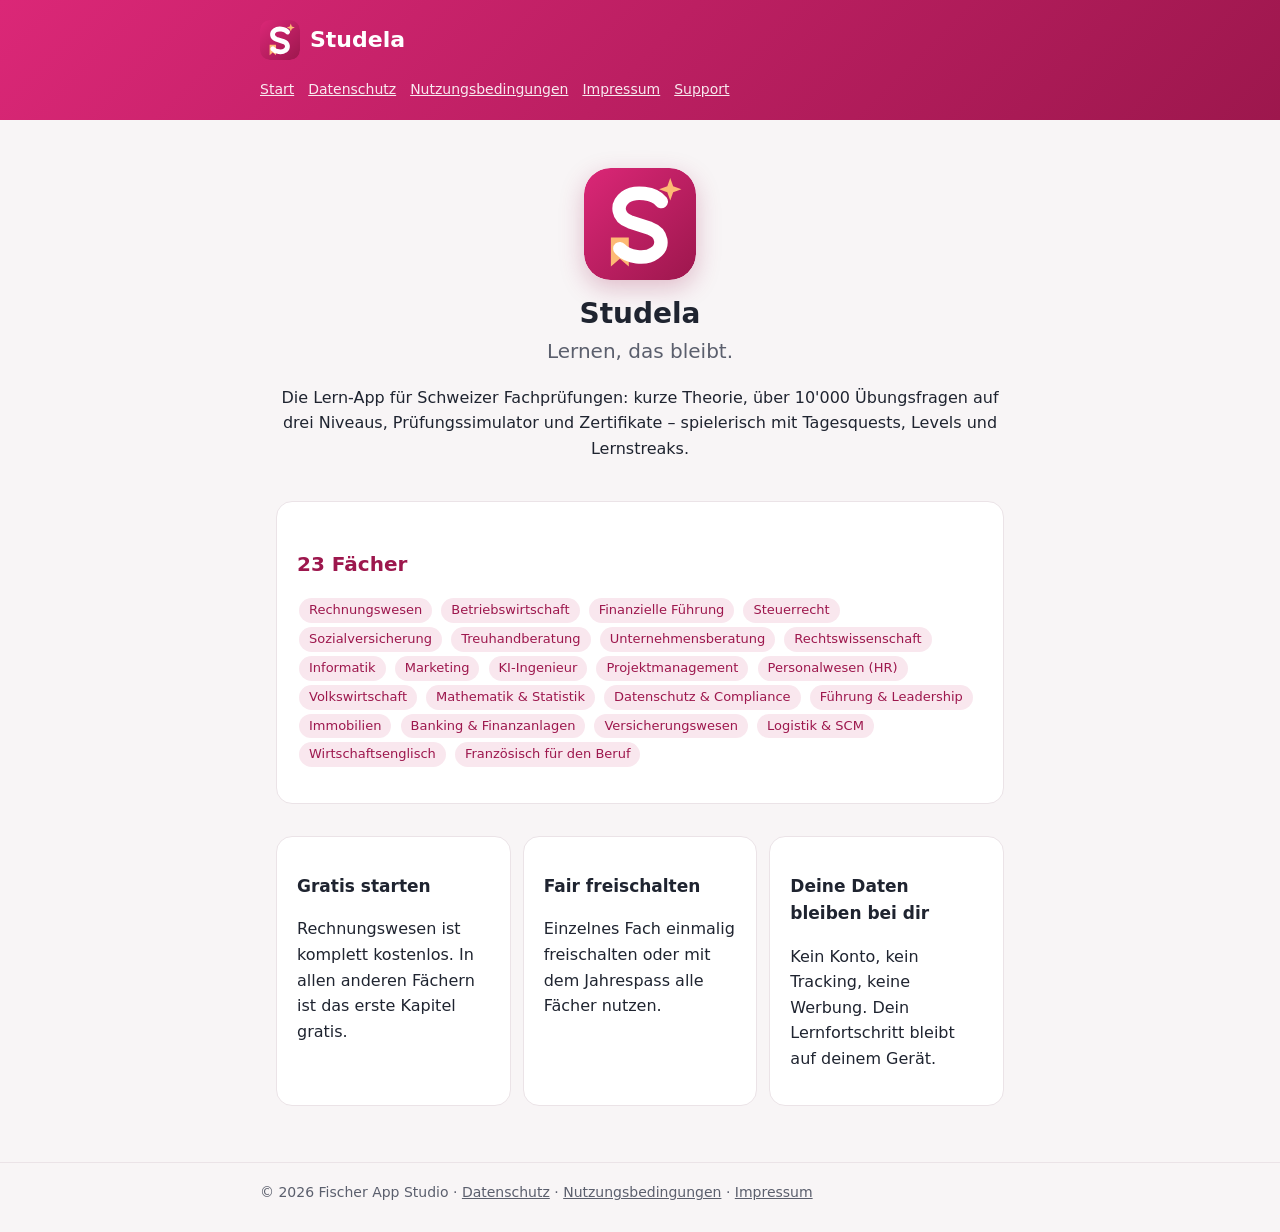
<file: index.html>
<!doctype html>
<html lang="de">
<head>
<meta charset="utf-8">
<meta name="viewport" content="width=device-width, initial-scale=1">
<title>Lernen für Schweizer Fachprüfungen – Studela</title>
<meta name="description" content="Studela – Lernen, das bleibt. Die Lern-App für Schweizer Fachprüfungen.">
<link rel="icon" href="logo.svg">
<link rel="stylesheet" href="style.css">
</head>
<body>
<header><div class="inner">
  <a class="brand" href="index.html"><img src="logo.svg" alt="">Studela</a>
  <nav><a href="index.html">Start</a><a href="datenschutz.html">Datenschutz</a><a href="nutzungsbedingungen.html">Nutzungsbedingungen</a><a href="impressum.html">Impressum</a><a href="support.html">Support</a></nav>
</div></header>
<main>

<section class="hero">
  <img src="logo.svg" alt="Studela Logo">
  <h1>Studela</h1>
  <p class="claim">Lernen, das bleibt.</p>
  <p>Die Lern-App für Schweizer Fachprüfungen: kurze Theorie, über 10'000 Übungsfragen auf drei Niveaus, Prüfungssimulator und Zertifikate – spielerisch mit Tagesquests, Levels und Lernstreaks.</p>
</section>
<div class="card">
  <h2>23 Fächer</h2>
  <p><span class="pill">Rechnungswesen</span> <span class="pill">Betriebswirtschaft</span> <span class="pill">Finanzielle Führung</span> <span class="pill">Steuerrecht</span> <span class="pill">Sozialversicherung</span> <span class="pill">Treuhandberatung</span> <span class="pill">Unternehmensberatung</span> <span class="pill">Rechtswissenschaft</span> <span class="pill">Informatik</span> <span class="pill">Marketing</span> <span class="pill">KI-Ingenieur</span> <span class="pill">Projektmanagement</span> <span class="pill">Personalwesen (HR)</span> <span class="pill">Volkswirtschaft</span> <span class="pill">Mathematik & Statistik</span> <span class="pill">Datenschutz & Compliance</span> <span class="pill">Führung & Leadership</span> <span class="pill">Immobilien</span> <span class="pill">Banking & Finanzanlagen</span> <span class="pill">Versicherungswesen</span> <span class="pill">Logistik & SCM</span> <span class="pill">Wirtschaftsenglisch</span> <span class="pill">Französisch für den Beruf</span></p>
</div>
<div class="grid">
  <div class="card"><h3>Gratis starten</h3><p>Rechnungswesen ist komplett kostenlos. In allen anderen Fächern ist das erste Kapitel gratis.</p></div>
  <div class="card"><h3>Fair freischalten</h3><p>Einzelnes Fach einmalig freischalten oder mit dem Jahrespass alle Fächer nutzen.</p></div>
  <div class="card"><h3>Deine Daten bleiben bei dir</h3><p>Kein Konto, kein Tracking, keine Werbung. Dein Lernfortschritt bleibt auf deinem Gerät.</p></div>
</div>

</main>
<footer><div class="inner">© 2026 Fischer App Studio · <a href="datenschutz.html">Datenschutz</a> · <a href="nutzungsbedingungen.html">Nutzungsbedingungen</a> · <a href="impressum.html">Impressum</a></div></footer>
</body>
</html>
</file>
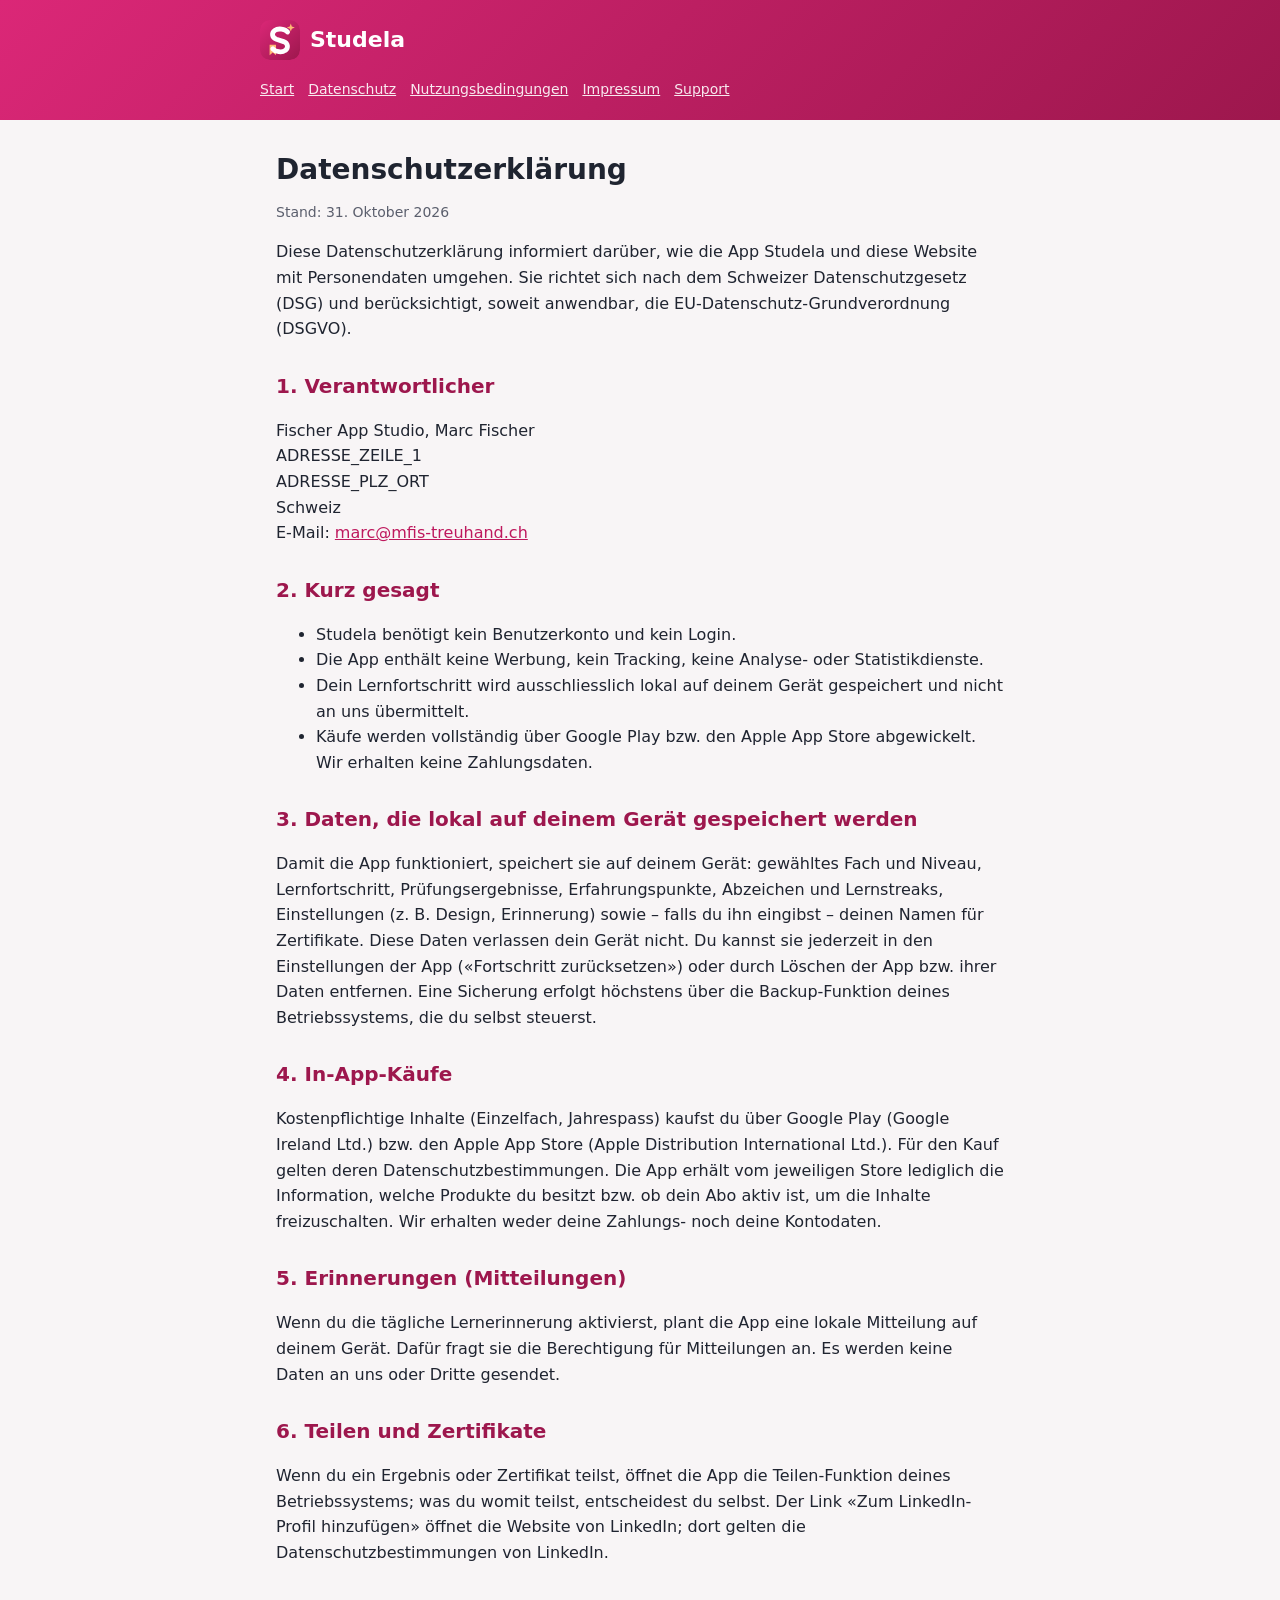
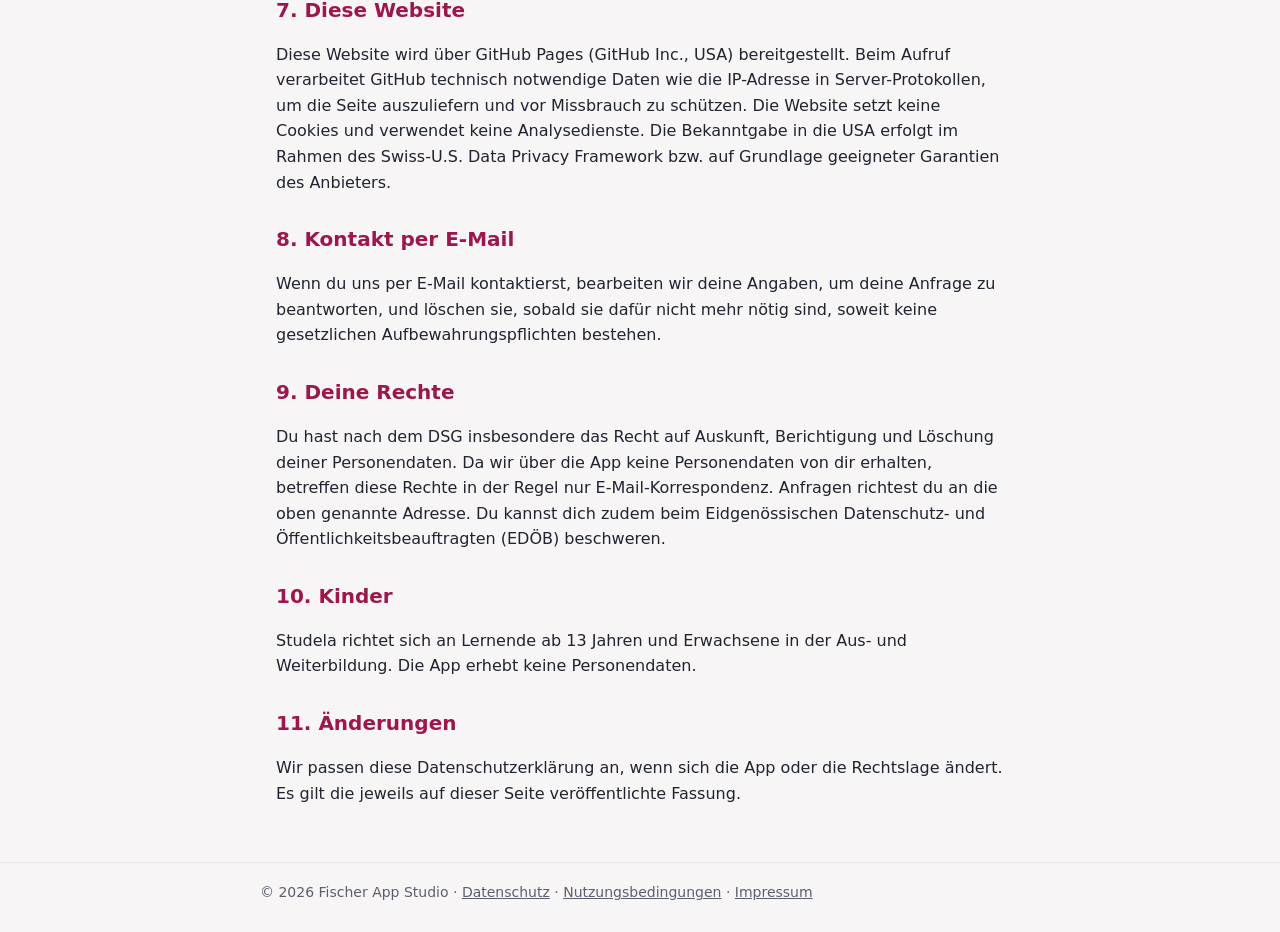
<file: datenschutz.html>
<!doctype html>
<html lang="de">
<head>
<meta charset="utf-8">
<meta name="viewport" content="width=device-width, initial-scale=1">
<title>Datenschutzerklärung – Studela</title>
<meta name="description" content="Studela – Lernen, das bleibt. Die Lern-App für Schweizer Fachprüfungen.">
<link rel="icon" href="logo.svg">
<link rel="stylesheet" href="style.css">
</head>
<body>
<header><div class="inner">
  <a class="brand" href="index.html"><img src="logo.svg" alt="">Studela</a>
  <nav><a href="index.html">Start</a><a href="datenschutz.html">Datenschutz</a><a href="nutzungsbedingungen.html">Nutzungsbedingungen</a><a href="impressum.html">Impressum</a><a href="support.html">Support</a></nav>
</div></header>
<main>

<h1>Datenschutzerklärung</h1>
<p class="muted">Stand: 31. Oktober 2026</p>
<p>Diese Datenschutzerklärung informiert darüber, wie die App Studela und diese Website mit Personendaten umgehen. Sie richtet sich nach dem Schweizer Datenschutzgesetz (DSG) und berücksichtigt, soweit anwendbar, die EU-Datenschutz-Grundverordnung (DSGVO).</p>

<h2>1. Verantwortlicher</h2>
<p>Fischer App Studio, Marc Fischer<br>ADRESSE_ZEILE_1<br>ADRESSE_PLZ_ORT<br>Schweiz<br>E-Mail: <a href="mailto:marc@mfis-treuhand.ch">marc@mfis-treuhand.ch</a></p>

<h2>2. Kurz gesagt</h2>
<ul>
  <li>Studela benötigt kein Benutzerkonto und kein Login.</li>
  <li>Die App enthält keine Werbung, kein Tracking, keine Analyse- oder Statistikdienste.</li>
  <li>Dein Lernfortschritt wird ausschliesslich lokal auf deinem Gerät gespeichert und nicht an uns übermittelt.</li>
  <li>Käufe werden vollständig über Google Play bzw. den Apple App Store abgewickelt. Wir erhalten keine Zahlungsdaten.</li>
</ul>

<h2>3. Daten, die lokal auf deinem Gerät gespeichert werden</h2>
<p>Damit die App funktioniert, speichert sie auf deinem Gerät: gewähltes Fach und Niveau, Lernfortschritt, Prüfungsergebnisse, Erfahrungspunkte, Abzeichen und Lernstreaks, Einstellungen (z. B. Design, Erinnerung) sowie – falls du ihn eingibst – deinen Namen für Zertifikate. Diese Daten verlassen dein Gerät nicht. Du kannst sie jederzeit in den Einstellungen der App («Fortschritt zurücksetzen») oder durch Löschen der App bzw. ihrer Daten entfernen. Eine Sicherung erfolgt höchstens über die Backup-Funktion deines Betriebssystems, die du selbst steuerst.</p>

<h2>4. In-App-Käufe</h2>
<p>Kostenpflichtige Inhalte (Einzelfach, Jahrespass) kaufst du über Google Play (Google Ireland Ltd.) bzw. den Apple App Store (Apple Distribution International Ltd.). Für den Kauf gelten deren Datenschutzbestimmungen. Die App erhält vom jeweiligen Store lediglich die Information, welche Produkte du besitzt bzw. ob dein Abo aktiv ist, um die Inhalte freizuschalten. Wir erhalten weder deine Zahlungs- noch deine Kontodaten.</p>

<h2>5. Erinnerungen (Mitteilungen)</h2>
<p>Wenn du die tägliche Lernerinnerung aktivierst, plant die App eine lokale Mitteilung auf deinem Gerät. Dafür fragt sie die Berechtigung für Mitteilungen an. Es werden keine Daten an uns oder Dritte gesendet.</p>

<h2>6. Teilen und Zertifikate</h2>
<p>Wenn du ein Ergebnis oder Zertifikat teilst, öffnet die App die Teilen-Funktion deines Betriebssystems; was du womit teilst, entscheidest du selbst. Der Link «Zum LinkedIn-Profil hinzufügen» öffnet die Website von LinkedIn; dort gelten die Datenschutzbestimmungen von LinkedIn.</p>

<h2>7. Diese Website</h2>
<p>Diese Website wird über GitHub Pages (GitHub Inc., USA) bereitgestellt. Beim Aufruf verarbeitet GitHub technisch notwendige Daten wie die IP-Adresse in Server-Protokollen, um die Seite auszuliefern und vor Missbrauch zu schützen. Die Website setzt keine Cookies und verwendet keine Analysedienste. Die Bekanntgabe in die USA erfolgt im Rahmen des Swiss-U.S. Data Privacy Framework bzw. auf Grundlage geeigneter Garantien des Anbieters.</p>

<h2>8. Kontakt per E-Mail</h2>
<p>Wenn du uns per E-Mail kontaktierst, bearbeiten wir deine Angaben, um deine Anfrage zu beantworten, und löschen sie, sobald sie dafür nicht mehr nötig sind, soweit keine gesetzlichen Aufbewahrungspflichten bestehen.</p>

<h2>9. Deine Rechte</h2>
<p>Du hast nach dem DSG insbesondere das Recht auf Auskunft, Berichtigung und Löschung deiner Personendaten. Da wir über die App keine Personendaten von dir erhalten, betreffen diese Rechte in der Regel nur E-Mail-Korrespondenz. Anfragen richtest du an die oben genannte Adresse. Du kannst dich zudem beim Eidgenössischen Datenschutz- und Öffentlichkeitsbeauftragten (EDÖB) beschweren.</p>

<h2>10. Kinder</h2>
<p>Studela richtet sich an Lernende ab 13 Jahren und Erwachsene in der Aus- und Weiterbildung. Die App erhebt keine Personendaten.</p>

<h2>11. Änderungen</h2>
<p>Wir passen diese Datenschutzerklärung an, wenn sich die App oder die Rechtslage ändert. Es gilt die jeweils auf dieser Seite veröffentlichte Fassung.</p>

</main>
<footer><div class="inner">© 2026 Fischer App Studio · <a href="datenschutz.html">Datenschutz</a> · <a href="nutzungsbedingungen.html">Nutzungsbedingungen</a> · <a href="impressum.html">Impressum</a></div></footer>
</body>
</html>
</file>
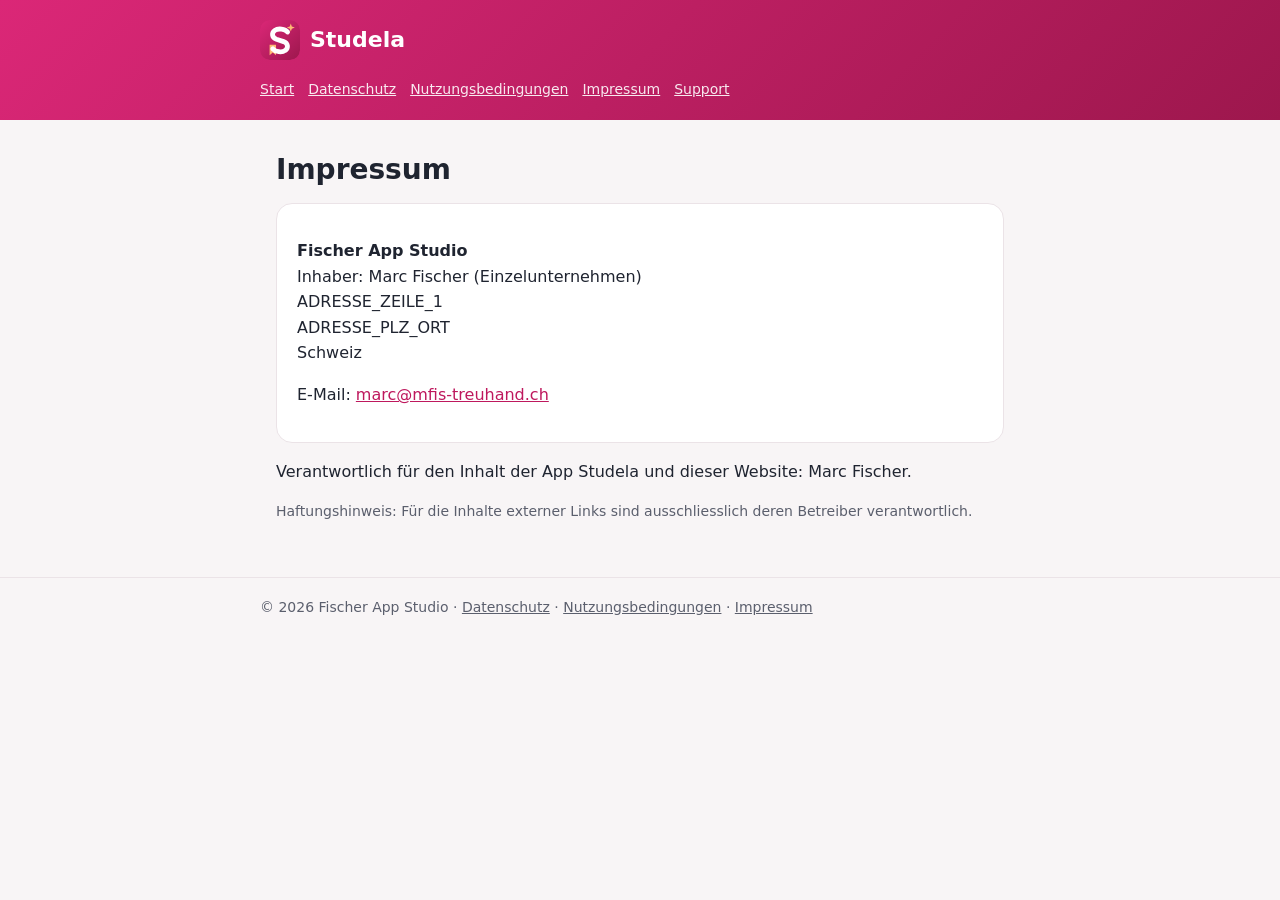
<file: impressum.html>
<!doctype html>
<html lang="de">
<head>
<meta charset="utf-8">
<meta name="viewport" content="width=device-width, initial-scale=1">
<title>Impressum – Studela</title>
<meta name="description" content="Studela – Lernen, das bleibt. Die Lern-App für Schweizer Fachprüfungen.">
<link rel="icon" href="logo.svg">
<link rel="stylesheet" href="style.css">
</head>
<body>
<header><div class="inner">
  <a class="brand" href="index.html"><img src="logo.svg" alt="">Studela</a>
  <nav><a href="index.html">Start</a><a href="datenschutz.html">Datenschutz</a><a href="nutzungsbedingungen.html">Nutzungsbedingungen</a><a href="impressum.html">Impressum</a><a href="support.html">Support</a></nav>
</div></header>
<main>

<h1>Impressum</h1>
<div class="card">
  <p><strong>Fischer App Studio</strong><br>Inhaber: Marc Fischer (Einzelunternehmen)<br>ADRESSE_ZEILE_1<br>ADRESSE_PLZ_ORT<br>Schweiz</p>
  <p>E-Mail: <a href="mailto:marc@mfis-treuhand.ch">marc@mfis-treuhand.ch</a></p>
</div>
<p>Verantwortlich für den Inhalt der App Studela und dieser Website: Marc Fischer.</p>
<p class="muted">Haftungshinweis: Für die Inhalte externer Links sind ausschliesslich deren Betreiber verantwortlich.</p>

</main>
<footer><div class="inner">© 2026 Fischer App Studio · <a href="datenschutz.html">Datenschutz</a> · <a href="nutzungsbedingungen.html">Nutzungsbedingungen</a> · <a href="impressum.html">Impressum</a></div></footer>
</body>
</html>
</file>
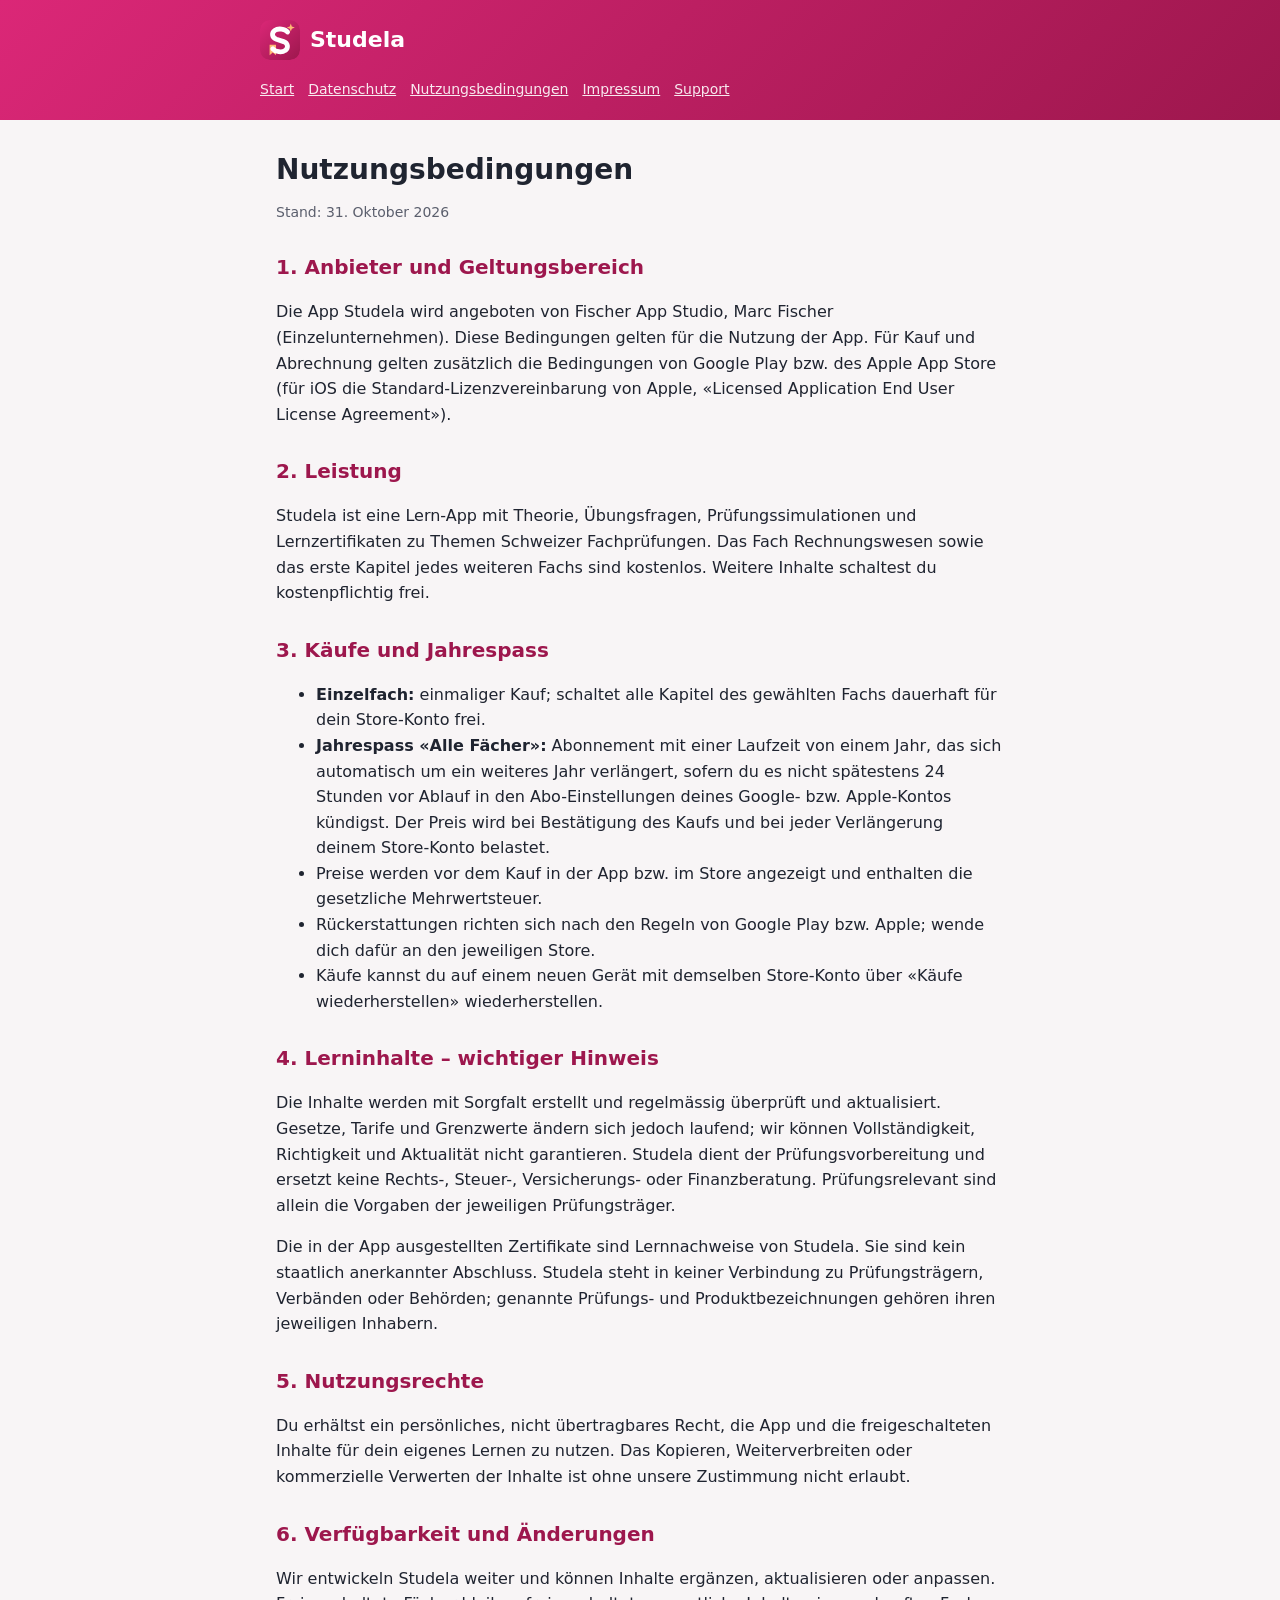
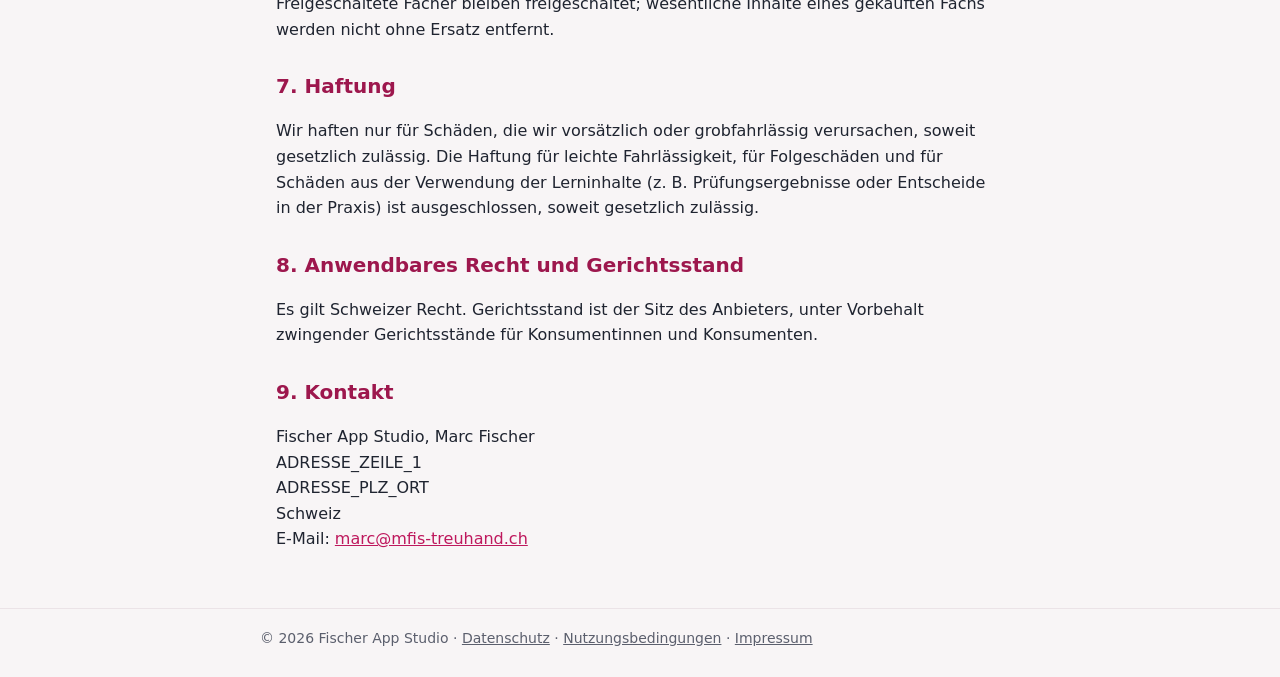
<file: nutzungsbedingungen.html>
<!doctype html>
<html lang="de">
<head>
<meta charset="utf-8">
<meta name="viewport" content="width=device-width, initial-scale=1">
<title>Nutzungsbedingungen – Studela</title>
<meta name="description" content="Studela – Lernen, das bleibt. Die Lern-App für Schweizer Fachprüfungen.">
<link rel="icon" href="logo.svg">
<link rel="stylesheet" href="style.css">
</head>
<body>
<header><div class="inner">
  <a class="brand" href="index.html"><img src="logo.svg" alt="">Studela</a>
  <nav><a href="index.html">Start</a><a href="datenschutz.html">Datenschutz</a><a href="nutzungsbedingungen.html">Nutzungsbedingungen</a><a href="impressum.html">Impressum</a><a href="support.html">Support</a></nav>
</div></header>
<main>

<h1>Nutzungsbedingungen</h1>
<p class="muted">Stand: 31. Oktober 2026</p>

<h2>1. Anbieter und Geltungsbereich</h2>
<p>Die App Studela wird angeboten von Fischer App Studio, Marc Fischer (Einzelunternehmen). Diese Bedingungen gelten für die Nutzung der App. Für Kauf und Abrechnung gelten zusätzlich die Bedingungen von Google Play bzw. des Apple App Store (für iOS die Standard-Lizenzvereinbarung von Apple, «Licensed Application End User License Agreement»).</p>

<h2>2. Leistung</h2>
<p>Studela ist eine Lern-App mit Theorie, Übungsfragen, Prüfungssimulationen und Lernzertifikaten zu Themen Schweizer Fachprüfungen. Das Fach Rechnungswesen sowie das erste Kapitel jedes weiteren Fachs sind kostenlos. Weitere Inhalte schaltest du kostenpflichtig frei.</p>

<h2>3. Käufe und Jahrespass</h2>
<ul>
  <li><strong>Einzelfach:</strong> einmaliger Kauf; schaltet alle Kapitel des gewählten Fachs dauerhaft für dein Store-Konto frei.</li>
  <li><strong>Jahrespass «Alle Fächer»:</strong> Abonnement mit einer Laufzeit von einem Jahr, das sich automatisch um ein weiteres Jahr verlängert, sofern du es nicht spätestens 24 Stunden vor Ablauf in den Abo-Einstellungen deines Google- bzw. Apple-Kontos kündigst. Der Preis wird bei Bestätigung des Kaufs und bei jeder Verlängerung deinem Store-Konto belastet.</li>
  <li>Preise werden vor dem Kauf in der App bzw. im Store angezeigt und enthalten die gesetzliche Mehrwertsteuer.</li>
  <li>Rückerstattungen richten sich nach den Regeln von Google Play bzw. Apple; wende dich dafür an den jeweiligen Store.</li>
  <li>Käufe kannst du auf einem neuen Gerät mit demselben Store-Konto über «Käufe wiederherstellen» wiederherstellen.</li>
</ul>

<h2>4. Lerninhalte – wichtiger Hinweis</h2>
<p>Die Inhalte werden mit Sorgfalt erstellt und regelmässig überprüft und aktualisiert. Gesetze, Tarife und Grenzwerte ändern sich jedoch laufend; wir können Vollständigkeit, Richtigkeit und Aktualität nicht garantieren. Studela dient der Prüfungsvorbereitung und ersetzt keine Rechts-, Steuer-, Versicherungs- oder Finanzberatung. Prüfungsrelevant sind allein die Vorgaben der jeweiligen Prüfungsträger.</p>
<p>Die in der App ausgestellten Zertifikate sind Lernnachweise von Studela. Sie sind kein staatlich anerkannter Abschluss. Studela steht in keiner Verbindung zu Prüfungsträgern, Verbänden oder Behörden; genannte Prüfungs- und Produktbezeichnungen gehören ihren jeweiligen Inhabern.</p>

<h2>5. Nutzungsrechte</h2>
<p>Du erhältst ein persönliches, nicht übertragbares Recht, die App und die freigeschalteten Inhalte für dein eigenes Lernen zu nutzen. Das Kopieren, Weiterverbreiten oder kommerzielle Verwerten der Inhalte ist ohne unsere Zustimmung nicht erlaubt.</p>

<h2>6. Verfügbarkeit und Änderungen</h2>
<p>Wir entwickeln Studela weiter und können Inhalte ergänzen, aktualisieren oder anpassen. Freigeschaltete Fächer bleiben freigeschaltet; wesentliche Inhalte eines gekauften Fachs werden nicht ohne Ersatz entfernt.</p>

<h2>7. Haftung</h2>
<p>Wir haften nur für Schäden, die wir vorsätzlich oder grobfahrlässig verursachen, soweit gesetzlich zulässig. Die Haftung für leichte Fahrlässigkeit, für Folgeschäden und für Schäden aus der Verwendung der Lerninhalte (z. B. Prüfungsergebnisse oder Entscheide in der Praxis) ist ausgeschlossen, soweit gesetzlich zulässig.</p>

<h2>8. Anwendbares Recht und Gerichtsstand</h2>
<p>Es gilt Schweizer Recht. Gerichtsstand ist der Sitz des Anbieters, unter Vorbehalt zwingender Gerichtsstände für Konsumentinnen und Konsumenten.</p>

<h2>9. Kontakt</h2>
<p>Fischer App Studio, Marc Fischer<br>ADRESSE_ZEILE_1<br>ADRESSE_PLZ_ORT<br>Schweiz<br>E-Mail: <a href="mailto:marc@mfis-treuhand.ch">marc@mfis-treuhand.ch</a></p>

</main>
<footer><div class="inner">© 2026 Fischer App Studio · <a href="datenschutz.html">Datenschutz</a> · <a href="nutzungsbedingungen.html">Nutzungsbedingungen</a> · <a href="impressum.html">Impressum</a></div></footer>
</body>
</html>
</file>
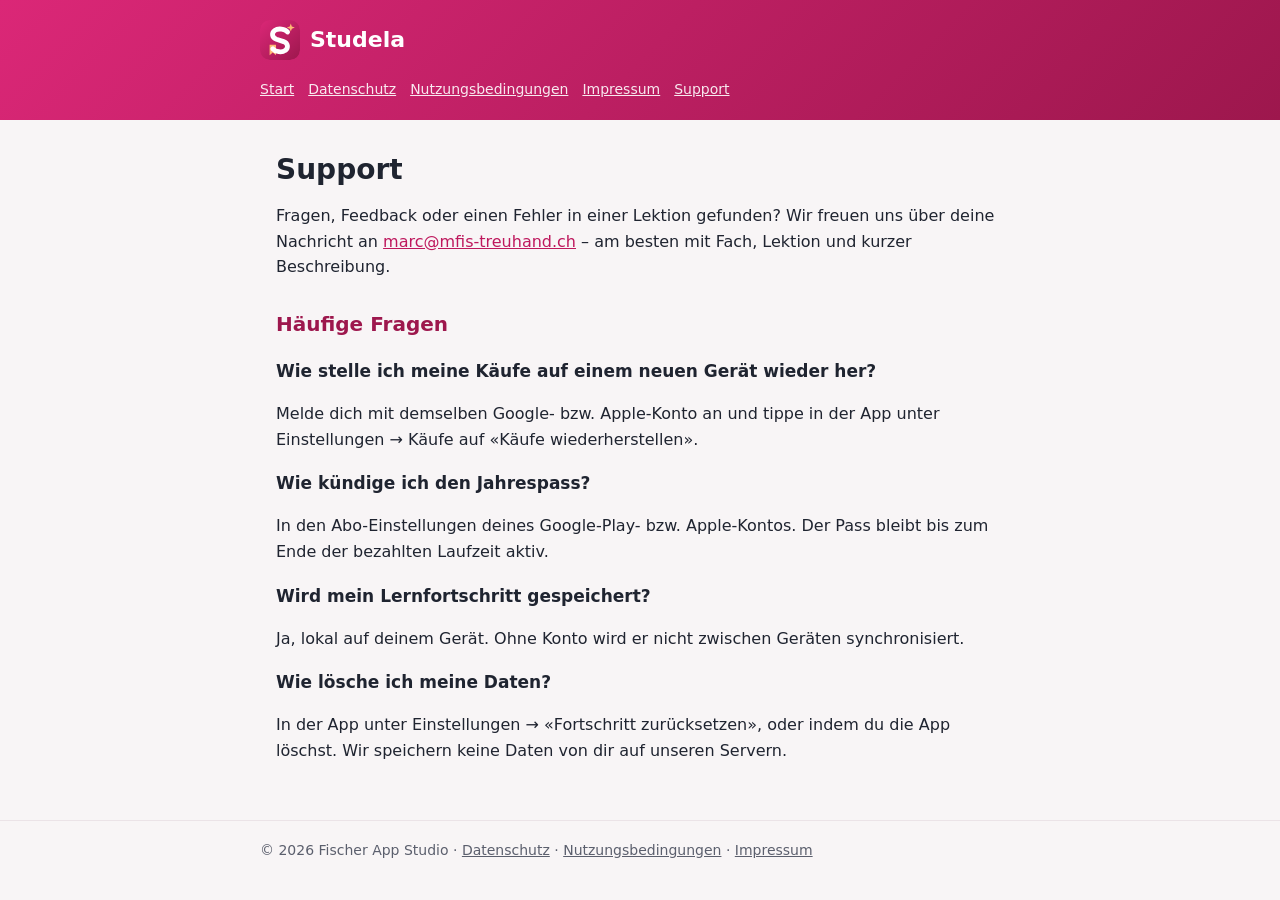
<file: support.html>
<!doctype html>
<html lang="de">
<head>
<meta charset="utf-8">
<meta name="viewport" content="width=device-width, initial-scale=1">
<title>Support – Studela</title>
<meta name="description" content="Studela – Lernen, das bleibt. Die Lern-App für Schweizer Fachprüfungen.">
<link rel="icon" href="logo.svg">
<link rel="stylesheet" href="style.css">
</head>
<body>
<header><div class="inner">
  <a class="brand" href="index.html"><img src="logo.svg" alt="">Studela</a>
  <nav><a href="index.html">Start</a><a href="datenschutz.html">Datenschutz</a><a href="nutzungsbedingungen.html">Nutzungsbedingungen</a><a href="impressum.html">Impressum</a><a href="support.html">Support</a></nav>
</div></header>
<main>

<h1>Support</h1>
<p>Fragen, Feedback oder einen Fehler in einer Lektion gefunden? Wir freuen uns über deine Nachricht an <a href="mailto:marc@mfis-treuhand.ch?subject=Studela%20Support">marc@mfis-treuhand.ch</a> – am besten mit Fach, Lektion und kurzer Beschreibung.</p>
<h2>Häufige Fragen</h2>
<h3>Wie stelle ich meine Käufe auf einem neuen Gerät wieder her?</h3>
<p>Melde dich mit demselben Google- bzw. Apple-Konto an und tippe in der App unter Einstellungen → Käufe auf «Käufe wiederherstellen».</p>
<h3>Wie kündige ich den Jahrespass?</h3>
<p>In den Abo-Einstellungen deines Google-Play- bzw. Apple-Kontos. Der Pass bleibt bis zum Ende der bezahlten Laufzeit aktiv.</p>
<h3>Wird mein Lernfortschritt gespeichert?</h3>
<p>Ja, lokal auf deinem Gerät. Ohne Konto wird er nicht zwischen Geräten synchronisiert.</p>
<h3>Wie lösche ich meine Daten?</h3>
<p>In der App unter Einstellungen → «Fortschritt zurücksetzen», oder indem du die App löschst. Wir speichern keine Daten von dir auf unseren Servern.</p>

</main>
<footer><div class="inner">© 2026 Fischer App Studio · <a href="datenschutz.html">Datenschutz</a> · <a href="nutzungsbedingungen.html">Nutzungsbedingungen</a> · <a href="impressum.html">Impressum</a></div></footer>
</body>
</html>
</file>
<file: style.css>
:root {
  --bg: #f8f5f6;
  --card: #ffffff;
  --text: #1f2430;
  --muted: #5b5f6d;
  --border: #ebe3e7;
  --primary: #be185d;
  --primary-dark: #9d174d;
  --accent: #fdba74;
  color-scheme: light;
}

@media (prefers-color-scheme: dark) {
  :root {
    --bg: #16121a;
    --card: #211b25;
    --text: #f3eef1;
    --muted: #b5aab1;
    --border: #3a2f37;
    --primary: #f472b6;
    --primary-dark: #f9a8d4;
    color-scheme: dark;
  }
}

* { box-sizing: border-box; }

body {
  margin: 0;
  background: var(--bg);
  color: var(--text);
  font: 16px/1.6 'Segoe UI', system-ui, -apple-system, Roboto, sans-serif;
}

header {
  background: linear-gradient(135deg, #db2777, #9d174d);
  color: #fff;
  padding: 20px 16px;
}

header .inner, main, footer .inner {
  max-width: 760px;
  margin: 0 auto;
}

header a.brand {
  display: inline-flex;
  align-items: center;
  gap: 10px;
  color: #fff;
  text-decoration: none;
  font-weight: 800;
  font-size: 22px;
}

header a.brand img { width: 40px; height: 40px; border-radius: 10px; }

nav { margin-top: 10px; display: flex; flex-wrap: wrap; gap: 14px; font-size: 14px; }
nav a { color: #fff; opacity: 0.9; }

main { padding: 24px 16px 40px; }

h1 { font-size: 28px; line-height: 1.25; margin: 8px 0 4px; }
h2 { font-size: 20px; margin: 28px 0 8px; color: var(--primary-dark); }
h3 { font-size: 17px; margin: 18px 0 6px; }
p, li { color: var(--text); }
.muted { color: var(--muted); font-size: 14px; }
a { color: var(--primary); }

.card {
  background: var(--card);
  border: 1px solid var(--border);
  border-radius: 16px;
  padding: 18px 20px;
  margin: 16px 0;
}

.hero { text-align: center; padding: 24px 0 8px; }
.hero img { width: 112px; height: 112px; border-radius: 26px; box-shadow: 0 8px 24px rgba(157, 23, 77, 0.25); }
.hero .claim { font-size: 20px; color: var(--muted); margin: 4px 0 18px; }
.grid { display: grid; grid-template-columns: repeat(auto-fit, minmax(210px, 1fr)); gap: 12px; }
.pill { display: inline-block; background: rgba(190, 24, 93, 0.1); color: var(--primary-dark); border-radius: 999px; padding: 2px 10px; font-size: 13px; margin: 2px; }

footer { border-top: 1px solid var(--border); padding: 18px 16px 28px; font-size: 14px; color: var(--muted); }
footer a { color: var(--muted); }
</file>
